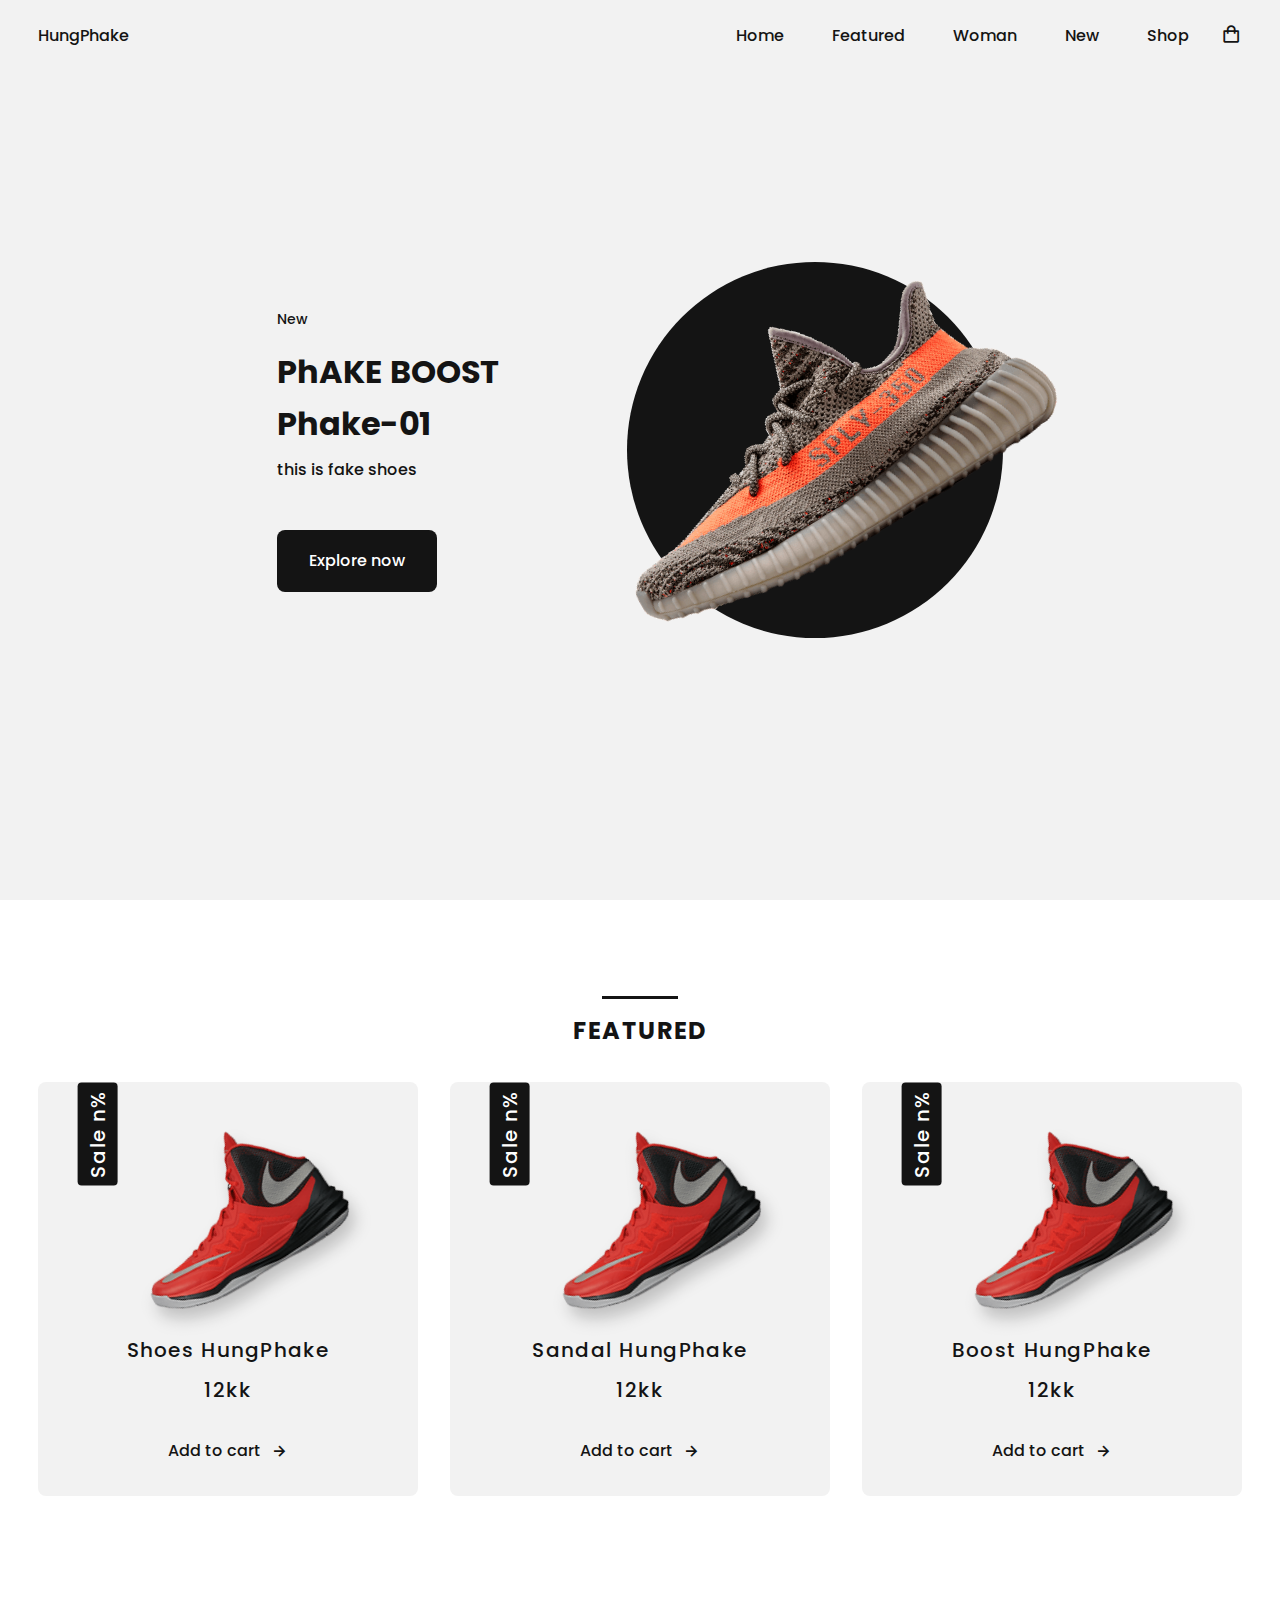
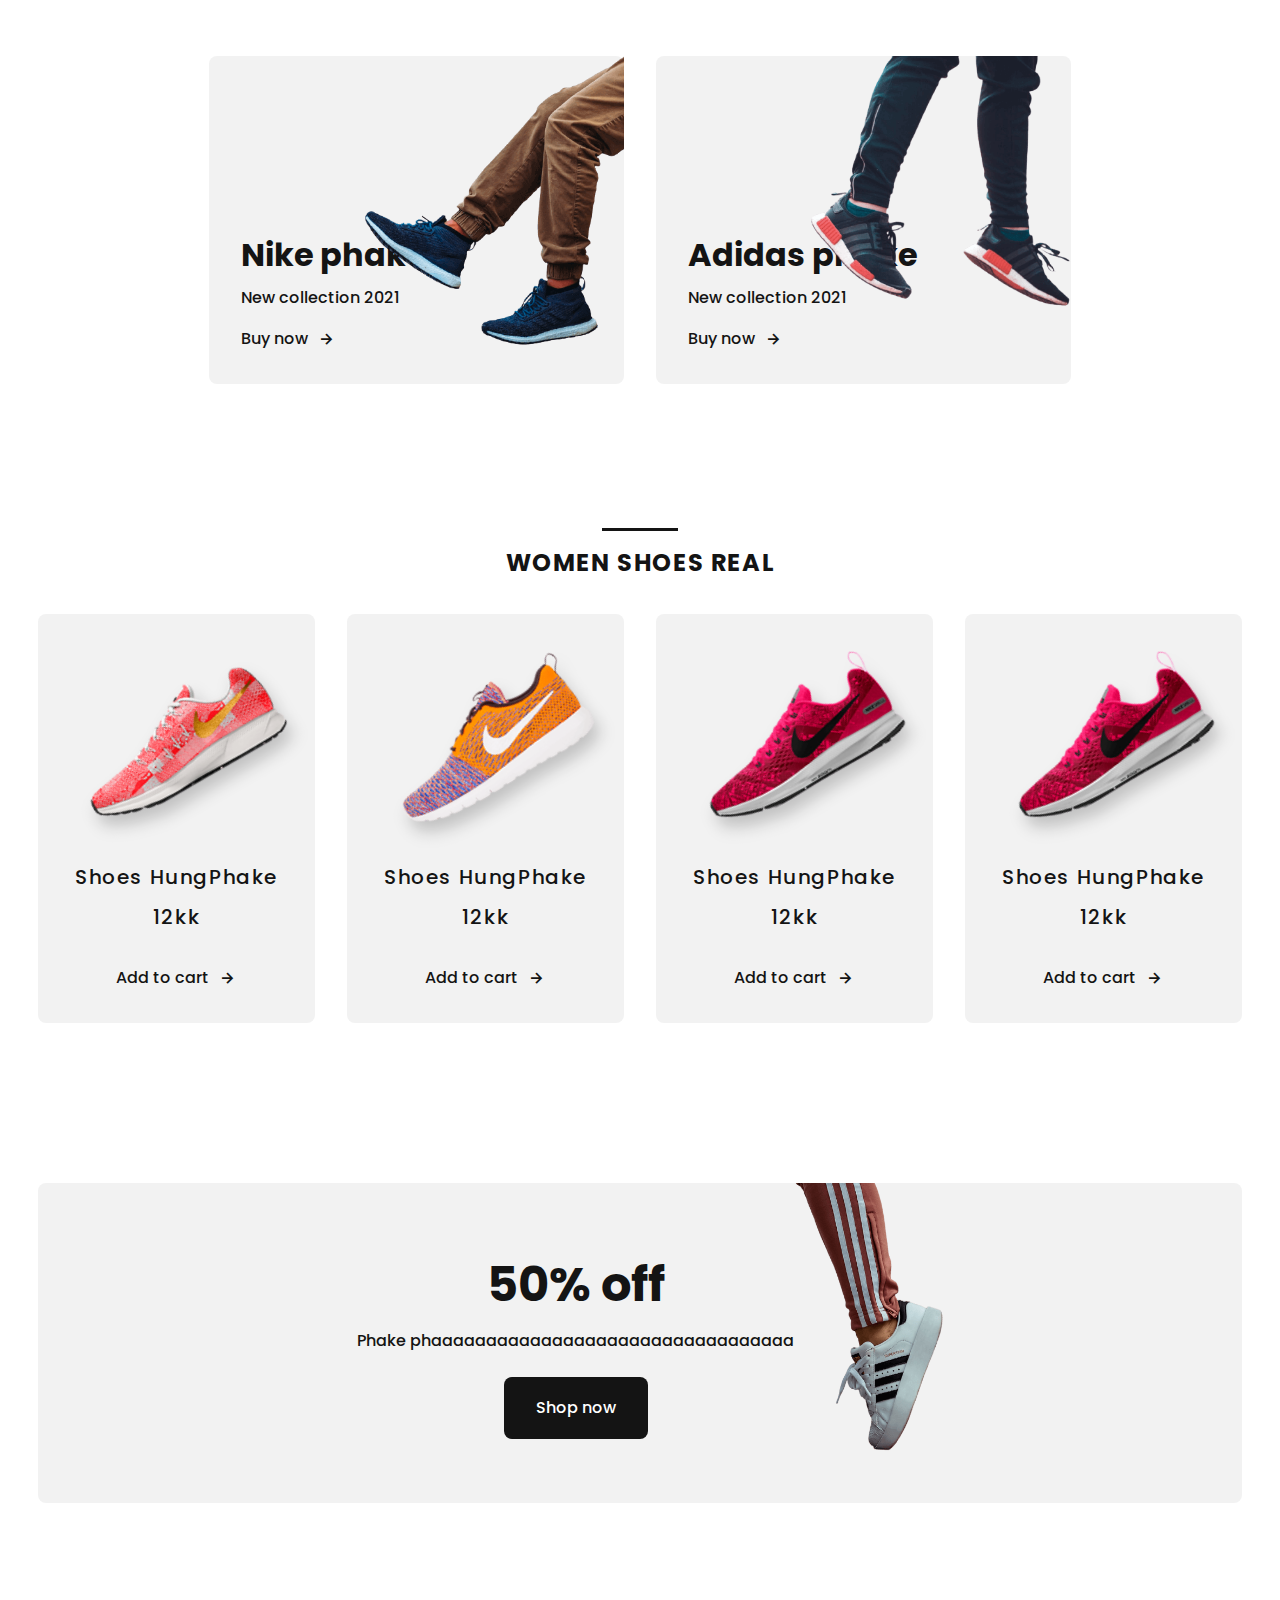
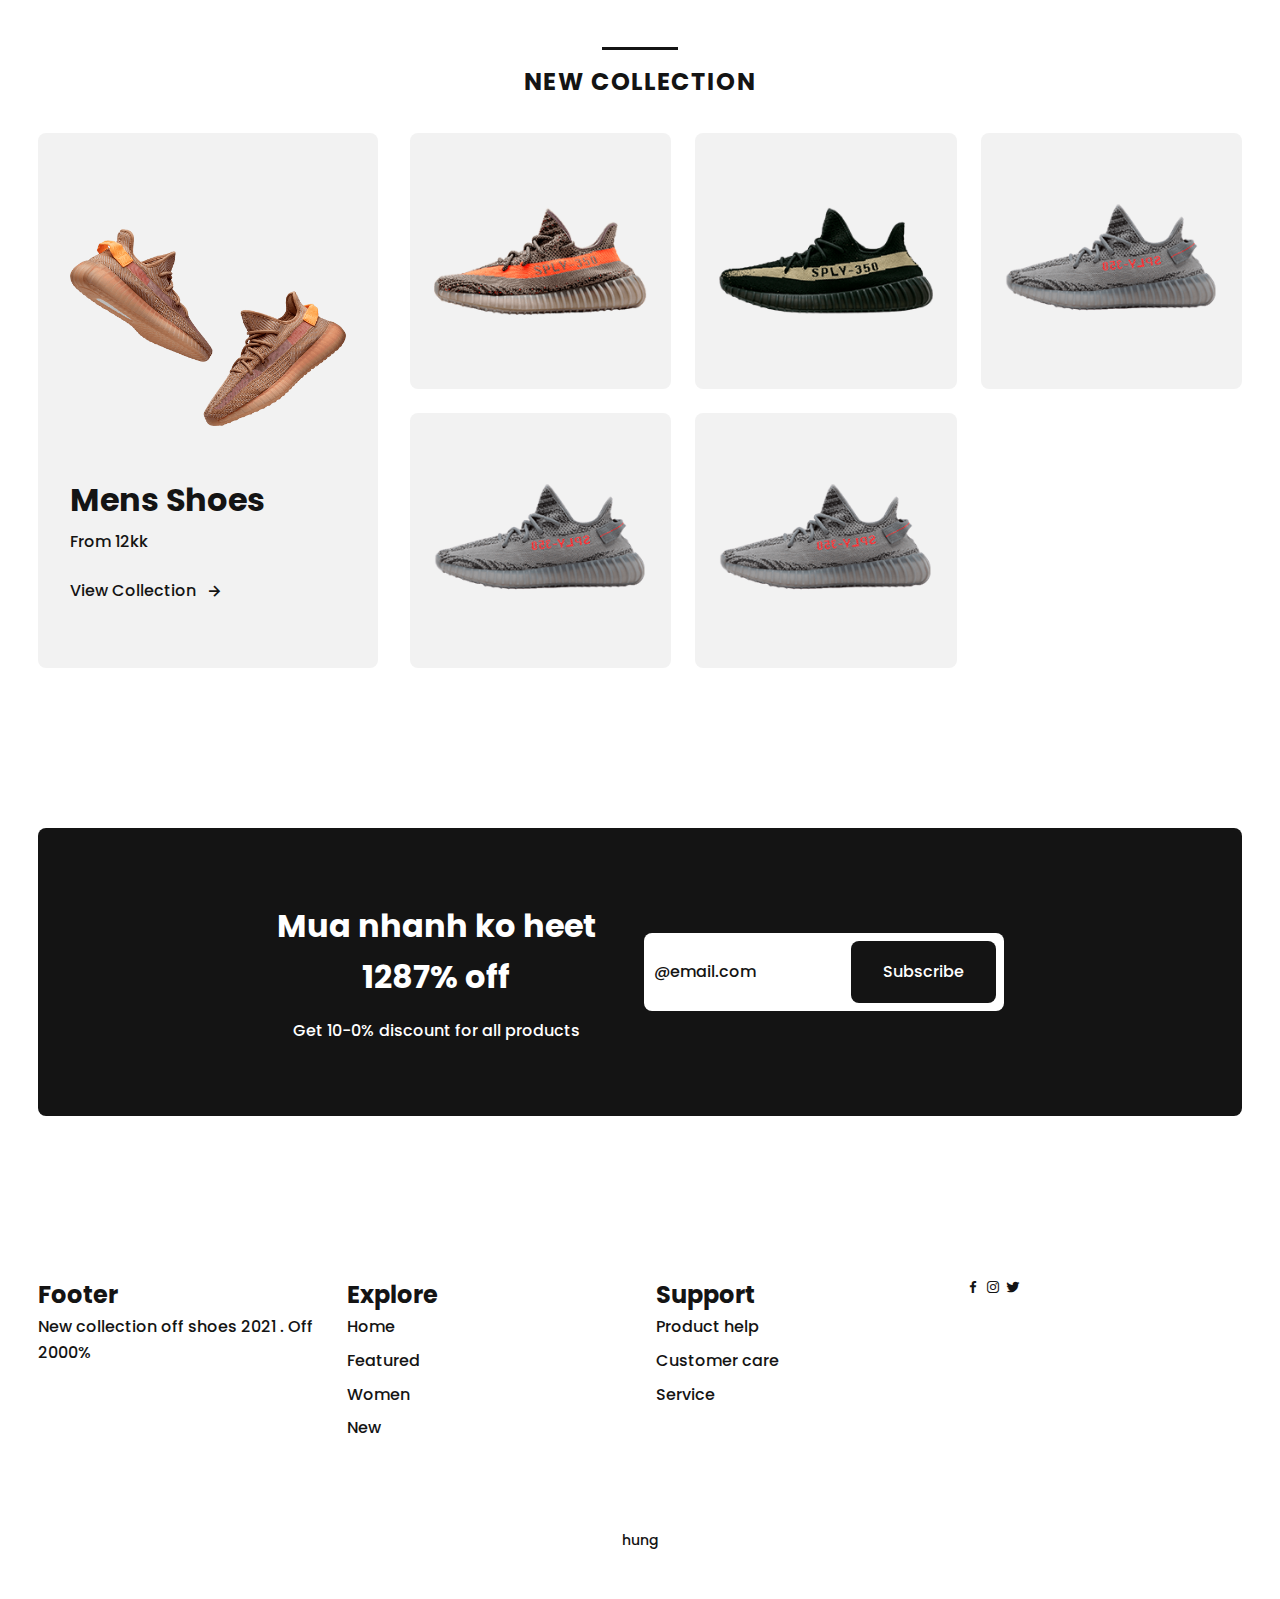
<file: index.html>
<!DOCTYPE html>
<html lang="en">
<head>
    <meta charset="UTF-8">
    <meta name="viewport" content="width=device-width, initial-scale=1.0">
    <title>Shop giay pha ke</title>
    <link href='https://unpkg.com/boxicons@2.0.7/css/boxicons.min.css' rel='stylesheet'>
    <link rel="stylesheet" href="/assets/css/style.css">
</head>
<body>
    <header class="l-header" id="header">
        <nav class="nav bd-grid">
            <div class="nav_toggle" id="nav-toggle">
                <i class="bx bxs-grid"></i>
            </div>

            <a href="#" class="nav_logo">HungPhake</a>

            <div class="nav_menu" id="nav-menu">
                <ul class="nav_list">
                    <li class="nav_item"><a href="#home" class="nav_link">Home</a></li>
                    <li class="nav_item"><a href="#featured" class="nav_link">Featured</a></li>
                    <li class="nav_item"><a href="#women" class="nav_link">Woman</a></li>
                    <li class="nav_item"><a href="#new" class="nav_link">New</a></li>
                    <li class="nav_item"><a href="./shop.html" class="nav_link">Shop</a></li>
                </ul>
            </div>

            <div class="nav_shop">
                <i class="bx bx-shopping-bag"></i>
            </div>
        </nav>
    </header>


    <main id="l-main">
        <section class="home" id="home">
            <div class="home_container bd-grid">
                <div class="home_sneaker">
                    <div class="home_shape"></div>
                    <img src="/assets//img/imghome.png" alt="home" class="home_img">
                </div>

                <div class="home_data">
                    <span class="home_new">New</span>
                    <h1 class="home_title">PhAKE BOOST <br>Phake-01</h1>
                    <p class="home_description">this is fake shoes</p>
                    <a href="#" class="button">Explore now</a>
                </div>
            </div>
        </section>

        <section class="featured section" id="featured">
            <h2 class="section-title">FEATURED</h2>
            <div class="featured_container bd-grid">
                <article class="sneaker">
                    <div class="sneaker_sale">Sale n%</div>
                    <img src="/assets//img/featured1.png" alt="sale" class="sneaker_img">
                    <span class="sneaker_name">Shoes HungPhake</span>
                    <span class="sneaker_price">12kk</span>
                    <a href="#" class="button-light">Add to cart <i class="bx bx-right-arrow-alt button-icon"></i></a>
                </article>

                <article class="sneaker">
                    <div class="sneaker_sale">Sale n%</div>
                    <img src="/assets//img/featured1.png" alt="sale" class="sneaker_img">
                    <span class="sneaker_name">Sandal HungPhake</span>
                    <span class="sneaker_price">12kk</span>
                    <a href="#" class="button-light">Add to cart <i class="bx bx-right-arrow-alt button-icon"></i></a>
                </article>

                <article class="sneaker">
                    <div class="sneaker_sale">Sale n%</div>
                    <img src="/assets//img/featured1.png" alt="sale" class="sneaker_img">
                    <span class="sneaker_name">Boost HungPhake</span>
                    <span class="sneaker_price">12kk</span>
                    <a href="#" class="button-light">Add to cart <i class="bx bx-right-arrow-alt button-icon"></i></a>
                </article>
            </div>
        </section>

        <section class="collection section">
            <div class="collection_container bd-grid">
                <div class="collection_card">
                    <div class="collection_data">
                        <h3 class="collection_name">Nike phake</h3>
                        <p class="collection_description">New collection 2021</p>
                        <a href="#" class="button-light">Buy now <i class="bx bx-right-arrow-alt button-icon"></i></a>
                    </div>

                    <img src="/assets//img/collection1.png" alt="collection" class="collection_img">

                </div>

                <div class="collection_card">
                    <div class="collection_data">
                        <h3 class="collection_name">Adidas phake</h3>
                        <p class="collection_description">New collection 2021</p>
                        <a href="#" class="button-light">Buy now <i class="bx bx-right-arrow-alt button-icon"></i></a>
                    </div>

                    <img src="/assets//img/collection2.png" alt="collection" class="collection_img">

                </div>
            </div>
        </section>

        <section class="women section" id="women">
            <h2 class="section-title">WOMEN SHOES REAL</h2>
            <div class="women_container bd-grid">
                <article class="sneaker">
                    <img src="/assets//img/women1.png" alt="sale" class="sneaker_img">
                    <span class="sneaker_name">Shoes HungPhake</span>
                    <span class="sneaker_price">12kk</span>
                    <a href="#" class="button-light">Add to cart <i class="bx bx-right-arrow-alt button-icon"></i></a>
                </article>

                <article class="sneaker">
                    <img src="/assets//img/women2.png" alt="sale" class="sneaker_img">
                    <span class="sneaker_name">Shoes HungPhake</span>
                    <span class="sneaker_price">12kk</span>
                    <a href="#" class="button-light">Add to cart <i class="bx bx-right-arrow-alt button-icon"></i></a>
                </article>
                
                <article class="sneaker">
                    <img src="/assets//img/women3.png" alt="sale" class="sneaker_img">
                    <span class="sneaker_name">Shoes HungPhake</span>
                    <span class="sneaker_price">12kk</span>
                    <a href="#" class="button-light">Add to cart <i class="bx bx-right-arrow-alt button-icon"></i></a>
                </article>

                <article class="sneaker">
                    <img src="/assets//img/women3.png" alt="sale" class="sneaker_img">
                    <span class="sneaker_name">Shoes HungPhake</span>
                    <span class="sneaker_price">12kk</span>
                    <a href="#" class="button-light">Add to cart <i class="bx bx-right-arrow-alt button-icon"></i></a>
                </article>
            </div>
        </section>

        <section class="offer section">
            <div class="offer_container bd-grid">
                <div class="offer_data">
                    <h3 class="offer_title">50% off</h3>
                    <p class="offer_description">Phake phaaaaaaaaaaaaaaaaaaaaaaaaaaaaaaaaa</p>
                    <a href="#" class="button">Shop now</a>
                </div>

                <img src="/assets/img/offert.png" alt="offer" class="offer_img">
            </div>
        </section>


        <section class="new section" id="new">
            <h2 class="section-title">NEW COLLECTION</h2>

            <div class="new_container bd-grid">
                <div class="new_mens">
                    <img src="/assets/img/new1.png" alt="" class="new_mens-img">
                    <h3 class="new_title">Mens Shoes</h3>
                    <span class="new_price">From 12kk</span>
                    <a href="#" class="button-light">View Collection <i class="bx bx-right-arrow-alt button-icon"></i></a>
                </div>

                <div class="new_sneaker">
                    <div class="new_sneaker-card">
                        <img src="/assets/img/new2.png" alt="new" class="new_sneaker-img">
                        <div class="new_sneaker-overlay">
                            <a href="#" class="button">Add to cart</a>
                        </div>
                    </div>

                    <div class="new_sneaker-card">
                        <img src="/assets/img/new3.png" alt="new" class="new_sneaker-img">
                        <div class="new_sneaker-overlay">
                            <a href="#" class="button">Add to cart</a>
                        </div>
                    </div>

                    <div class="new_sneaker-card">
                        <img src="/assets/img/new4.png" alt="new" class="new_sneaker-img">
                        <div class="new_sneaker-overlay">
                            <a href="#" class="button">Add to cart</a>
                        </div>
                    </div>

                    <div class="new_sneaker-card">
                        <img src="/assets/img/new4.png" alt="new" class="new_sneaker-img">
                        <div class="new_sneaker-overlay">
                            <a href="#" class="button">Add to cart</a>
                        </div>
                    </div>

                    <divn class="new_sneaker-card">
                        <img src="/assets/img/new4.png" alt="new" class="new_sneaker-img">
                        <div class="new_sneaker-overlay">
                            <a href="#" class="button">Add to cart</a>
                        </div>
                    </divn
                </div>
            </div>
        </section>

        <section class="newsletter section">
            <div class="newsletter_container bd-grid">
                <div>
                    <h3 class="newsletter_title">Mua nhanh ko heet <br> 1287% off</h3>
                    <p class="newsletter_description">Get 10-0% discount for all products</p>
                </div>

                <form action="" class="newsletter_subscribe">
                    <input type="text" placeholder="@email.com"  class="newsletter_input">
                    <a href="#" class="button">Subscribe</a>
                </form>
            </div>
        </section>
    </main>


    <footer class="footer section">
        <div class="footer_container bd-grid">
            <div class="footer_box">
                <h3 class="footer_title">Footer</h3>
                <p class="footer_description">New collection off shoes 2021 . Off 2000%</p>
            </div>

            <div class="footer_box">
                <h3 class="footer_title">Explore</h3>
                <ul>
                    <li><a href="#home" class="footer_link">Home</a></li>
                    <li><a href="#featured" class="footer_link">Featured</a></li>
                    <li><a href="#women" class="footer_link">Women</a></li>
                    <li><a href="#new" class="footer_link">New</a></li>
                </ul>
            </div>

            <div class="footer_box">
                <h3 class="footer_title">Support</h3>
                <ul>
                    <li><a href="#home" class="footer_link">Product help</a></li>
                    <li><a href="#featured" class="footer_link">Customer care</a></li>
                    <li><a href="#women" class="footer_link"></a>Service</li>
                </ul>
            </div>

            <div class="footer_box">
                <a href="#" class="footer_social"><i class="bx bxl-facebook"></i></a>
                <a href="#" class="footer_social"><i class="bx bxl-instagram"></i></a>
                <a href="#" class="footer_social"><i class="bx bxl-twitter"></i></a>
            </div>
        </div>

        <p class="footer_copy">hung</p>
    </footer>

    <script src="/assets/js/js.js"></script>
</body>
</html>
</file>
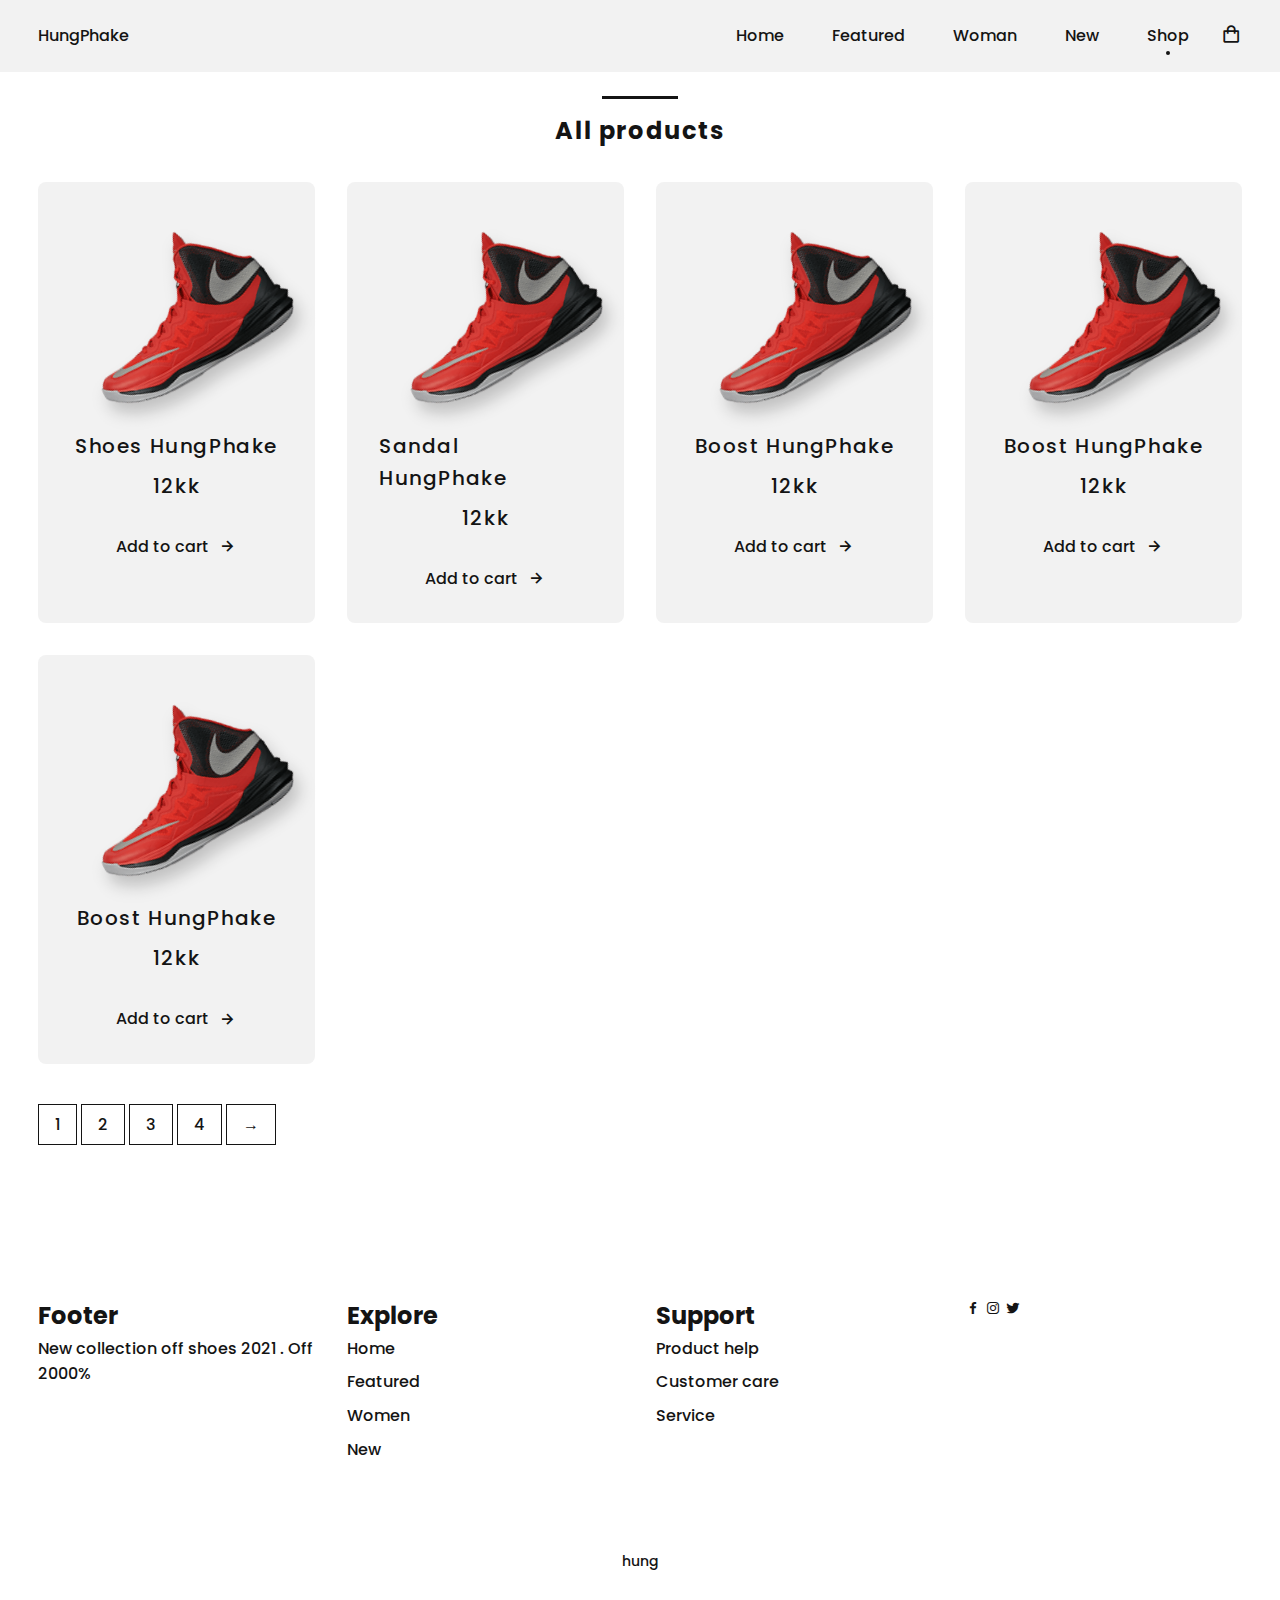
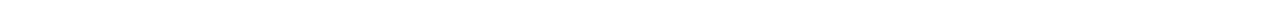
<file: shop.html>
<!DOCTYPE html>
<html lang="en">
<head>
    <meta charset="UTF-8">
    <meta name="viewport" content="width=device-width, initial-scale=1.0">
    <title>Shop giay pha ke</title>
    <link href='https://unpkg.com/boxicons@2.0.7/css/boxicons.min.css' rel='stylesheet'>
    <link rel="stylesheet" href="/assets/css/style.css">
</head>
<body>
    <header class="l-header" id="header">
        <nav class="nav bd-grid">
            <div class="nav_toggle" id="nav-toggle">
                <i class="bx bxs-grid"></i>
            </div>

            <a href="#" class="nav_logo">HungPhake</a>

            <div class="nav_menu" id="nav-menu">
                <ul class="nav_list">
                    <li class="nav_item"><a href="./index.html" class="nav_link">Home</a></li>
                    <li class="nav_item"><a href="./index.html#featured" class="nav_link">Featured</a></li>
                    <li class="nav_item"><a href="./index.html#woman" class="nav_link">Woman</a></li>
                    <li class="nav_item"><a href="./index.html#new" class="nav_link">New</a></li>
                    <li class="nav_item"><a href="#shop" class="nav_link active">Shop</a></li>
                </ul>
            </div>

            <div class="nav_shop">
                <i class="bx bx-shopping-bag"></i>
            </div>
        </nav>
    </header>


    <main id="l-main">

        <section class="featured section" id="shop">
            <h2 class="section-title">All products</h2>
            <div class="featured_container bd-grid">
                <article class="sneaker">
                    <img src="/assets//img/featured1.png" alt="sale" class="sneaker_img">
                    <span class="sneaker_name">Shoes HungPhake</span>
                    <span class="sneaker_price">12kk</span>
                    <a href="#" class="button-light">Add to cart <i class="bx bx-right-arrow-alt button-icon"></i></a>
                </article>

                <article class="sneaker">
                    <img src="/assets//img/featured1.png" alt="sale" class="sneaker_img">
                    <span class="sneaker_name">Sandal HungPhake</span>
                    <span class="sneaker_price">12kk</span>
                    <a href="#" class="button-light">Add to cart <i class="bx bx-right-arrow-alt button-icon"></i></a>
                </article>

                <article class="sneaker">
                    <img src="/assets//img/featured1.png" alt="sale" class="sneaker_img">
                    <span class="sneaker_name">Boost HungPhake</span>
                    <span class="sneaker_price">12kk</span>
                    <a href="#" class="button-light">Add to cart <i class="bx bx-right-arrow-alt button-icon"></i></a>
                </article>

                <article class="sneaker">
                    <img src="/assets//img/featured1.png" alt="sale" class="sneaker_img">
                    <span class="sneaker_name">Boost HungPhake</span>
                    <span class="sneaker_price">12kk</span>
                    <a href="#" class="button-light">Add to cart <i class="bx bx-right-arrow-alt button-icon"></i></a>
                </article>

                <article class="sneaker">
                    <img src="/assets//img/featured1.png" alt="sale" class="sneaker_img">
                    <span class="sneaker_name">Boost HungPhake</span>
                    <span class="sneaker_price">12kk</span>
                    <a href="#" class="button-light">Add to cart <i class="bx bx-right-arrow-alt button-icon"></i></a>
                </article>
            </div>

            <div class="sneaker_pages bd-grid">
                <div>
                    <span class="sneaker_pag">1</span>
                    <span class="sneaker_pag">2</span>
                    <span class="sneaker_pag">3</span>
                    <span class="sneaker_pag">4</span>
                    <span class="sneaker_pag">&#8594;</span>
                </div>
            </div>
        </section>

    </main>


    <footer class="footer section">
        <div class="footer_container bd-grid">
            <div class="footer_box">
                <h3 class="footer_title">Footer</h3>
                <p class="footer_description">New collection off shoes 2021 . Off 2000%</p>
            </div>

            <div class="footer_box">
                <h3 class="footer_title">Explore</h3>
                <ul>
                    <li><a href="#home" class="footer_link">Home</a></li>
                    <li><a href="#featured" class="footer_link">Featured</a></li>
                    <li><a href="#women" class="footer_link">Women</a></li>
                    <li><a href="#new" class="footer_link">New</a></li>
                </ul>
            </div>

            <div class="footer_box">
                <h3 class="footer_title">Support</h3>
                <ul>
                    <li><a href="#home" class="footer_link">Product help</a></li>
                    <li><a href="#featured" class="footer_link">Customer care</a></li>
                    <li><a href="#women" class="footer_link"></a>Service</li>
                </ul>
            </div>

            <div class="footer_box">
                <a href="#" class="footer_social"><i class="bx bxl-facebook"></i></a>
                <a href="#" class="footer_social"><i class="bx bxl-instagram"></i></a>
                <a href="#" class="footer_social"><i class="bx bxl-twitter"></i></a>
            </div>
        </div>

        <p class="footer_copy">hung</p>
    </footer>

    <script src="/assets/js/js.js"></script>
</body>
</html>
</file>
<file: assets/css/style.css>
@import url("https://fonts.googleapis.com/css2?family=Poppins:wght@400;500;600;700&display=swap");

/*====================== VARIABLES CSS ==============*/

:root{
    --header-heigh: 3rem;

    --font-medium: 500;
    --font-semi-bold: 500;
    --font-bold: 500;

    --dark-color: #141414;
    --dark-color-light: #8a8a8a ;
    --dark-color-lighten: #f2f2f2 ;
    --white-color: #fff;

    --body-font: 'Poppins', sans-serif;
    --big-font-size: 1.25rem;
    --bigger-font-size: 1.5rem;
    --biggest-font-size: 2rem;
    --h2-font-size: 1.25rem;
    --normal-font-size: .938rem;
    --smaller-font-size: .813rem;

    --mb-1:.5rem;
    --mb-2: 1rem;
    --mb-3: 1.5rem;
    --mb-4: 2rem;
    --mb-5: 2.5rem;
    --mb-6: 3rem;

    --z-fixed: 100;

    --rotate-img:rotate(-30deg);
}

@media screen and (min-width: 768px){
    :root{
        --big-font-size: 1.5rem;
        --bigger-font-size: 2rem;
        --biggest-font-size: 3rem;
        --normal-font-size: 1rem;
        --smaller-font-size: .875rem;
    }
}
*, ::before, ::after{
    box-sizing: border-box;
}
html{
    scroll-behavior: smooth;
}
body{
    margin: var(--header-heigh) 0 0 0;
    font-family: var(--body-font);
    font-size: var(--normal-font-size);
    font-weight: var(--font-medium);
    color: var(--dark-color);
    line-height: 1.6;
}

h1,h2,h3,p,ul{
    margin: 0;
}

ul{
    padding: 0;
    list-style: none;
}

a{
    text-decoration: none;
    color: var(--dark-color);

}

img{
    max-width: 100%;
    height: auto;
    display: block;
}

/*==================== CLASS CSS ============*/

.section{
    padding: 5rem 0 2rem;
}

.section-title{
    position: relative;
    font-size: var(--big-font-size);
    margin-bottom: var(--mb-4);
    text-align: center;
    letter-spacing: .1rem;
}

.section-title::after{
    content: '';
    position: absolute;
    width: 56px;
    height: .18rem;
    top: -1rem;
    left: 0;
    right: 0;
    margin: auto;
    background-color: var(--dark-color);
}

/*========= LAYOUT ======*/

.bd-grid{
    max-width: 1204px;
    display: grid;
    grid-template-columns: 100%;
    column-gap: 2rem;
    width: calc(100% - 2rem);
    margin-left: var(--mb-2);
    margin-right: var(--mb-2);

}

.l-header{
    width: 100%;
    position: fixed;
    top: 0;
    left: 0;
    z-index: var(--z-fixed);
    background-color: var(--dark-color-lighten);

}

/* ========= NAV ===========*/

.nav{
    height: var(--header-heigh);
    display: flex;
    justify-content: space-between;
    align-items: center;
}

@media screen and (max-width: 768px){
    .nav_menu{
        position: fixed;
        top: var(--header-heigh);
        left: -100%;
        width: 70%;
        height: 100vh;
        padding: 2rem;
        background-color: var(--white-color);
        transition: .5s;
    }
}

.nav_item{
    margin-bottom: var(--mb-4);
}

.nav_logo{
    font-weight: var(--font-semi-bold);
}

.nav_toggle, .nav_shop{
    font-size: 1.3rem;
    cursor: pointer;

}

/* Show menu*/
.show{
    left: 0;

}

/*active link*/

.active{
    position: relative;
}

.active::before{
    content: '';
    position: absolute;
    bottom: -.5rem;
    left: 45%;
    width: 4px;
    height: 4px;
    background-color: var(--dark-color);
    border-radius: 50%;
}

/*Change color header*/

.scroll-header{
    background-color: var(--white-color);
    box-shadow: 0 2px 4px rgba(0, 0, 0, .1);
}

/*========= HOME =========*/

.home{
    background-color: var(--dark-color-lighten);
    overflow: hidden;
}

.home_container{
    height: calc(100vh - var(--header-heigh));
}

.home_sneaker{
    position: relative;
    display: flex;
    justify-content: center;
    align-self: center;
}

.home_shape{
    width: 220px;
    height: 220px;
    background-color: var(--dark-color);
    border-radius: 50%;
}

.home_img{
    position: absolute;
    top: 1.5rem;
    max-width: initial;
    width: 275px;
    transform: var(--rotate-img);
}

.home_new{
    display: block;
    font-size: var(--smaller-font-size);
    font-weight: var(--font-semi-bold);
    margin-bottom: var(--mb-2);
}

.home_title{
    font-size: var(--bigger-font-size);
    margin-bottom: var(--mb-1);
}

.home_description{
    margin-bottom: var(--mb-6);
}

/* BUTTON */

.button{
    display: inline-block;
    background-color: var(--dark-color);
    color: var(--white-color);
    padding: 1.125rem 2rem;
    font-weight: var(--font-medium);
    border-radius: .5rem;
    transition: .3s;
}

.button:hover{
    transform: translateY(-.25rem);
}

.button-light{
    display: inline-flex;
    color: var(--dark-color);
    font-weight: var(--font-bold);
    align-items: center;

}

.button-icon{
    font-size: 1.25rem;
    margin-left: var(--mb-1);
    transition: .3s;
}

.button-light:hover .button-icon{
    transform: translateX(.25rem);
}

/*====== Featured =====*/

.featured_container{
    row-gap: 2rem;
    grid-template-columns: repeat(auto-fit,minmax(220px, 1fr));
}

.sneaker{
    position: relative;
    display: flex;
    flex-direction: column;
    align-items: center;
    padding: 2rem;
    background-color: var(--dark-color-lighten);
    border-radius: .5rem;
    transition: .3s;
}

.sneaker_sale{
    position: absolute;
    left: .5rem;
    background-color: var(--dark-color);
    color: var(--white-color);
    padding: .25rem .5rem;
    border-radius: .25rem;
    font-size: var(--h2-font-size);
    transform: rotate(-90deg);
    letter-spacing: .1rem  ;
}

.sneaker_img{
    width: 220px;
    margin-top: var(--mb-3);
    margin-bottom: var(--mb-6);
    transform: var(--rotate-img);
    filter: drop-shadow(0 12px 8px rgba(0, 0, 0, .2));
}

.sneaker_name, .sneaker_price{
    font-size: var(--h2-font-size);
    letter-spacing: .1rem;
    font-weight: var(--font-bold);
}

.sneaker_name{
    margin-bottom: var(--mb-1);
}

.sneaker_price{
    margin-bottom: var(--mb-4);
}

.sneaker:hover{
    transform: translateY(-.5rem);
}

.sneaker_pages{
    margin-top: var(--mb-6);
}

.sneaker_pag{
    padding: .5rem 1rem;
    border: 1px solid var(--dark-color);
}

.sneaker_pag:hover{
    background-color: var(--dark-color);
    color: var(--white-color);
}


/*====== Collection =====*/

.collection_container{
    row-gap: 2rem;
    justify-content: center;
}

.collection_card{
    position: relative;
    display: flex;
    height: 328px;
    background-color: var(--dark-color-lighten);
    padding: 2rem;
    border-radius: .5rem;
    transition: .3s;
}

.collection_data{
    align-self: flex-end;
}

.collection_img{
    position: absolute;
    top: 0;
    right: 0;
    width: 230px;

}

.collection_name{
    font-size: var(--bigger-font-size);
    margin-bottom: .25rem;
}

.collection_description{
    margin-bottom: var(--mb-2);
}

.collection_card:hover{
    transform: translateY(-.5rem);
}

/*======= Women =====*/

.women_container{
    row-gap: 2rem;
    grid-template-columns: repeat(auto-fit, minmax(220px, 1fr));

}


/*========= Offer ==========*/

.offer_container{
    grid-template-columns: 55% 45%;
    column-gap: 0;
    background-color: var(--dark-color-lighten);
    border-radius: .5rem;
    justify-content: center;

}

.offer_data{
    padding: 4rem 0 4rem 1.5rem;
}

.offer_title{
    font-size: var(--biggest-font-size);
    margin-bottom: .25rem;
}

.offer_description{
    margin-bottom: var(--mb-3);
}

.offer_img{
    width: 153px;
}

/*=========== New collection =========*/

.new_container{
    row-gap: 2rem;
}

.new_mens{
    display: flex;
    flex-direction: column;
    justify-content: center;
    background-color: var(--dark-color-lighten);
    border-radius: .5rem;
    padding: 2rem;
}

.new_mens-img{
    width: 276px;
    margin-bottom: var(--mb-3);
}

.new_title{
    font-size: var(--bigger-font-size);
    margin-bottom: .25rem;
}
.new_price{
    display: block;
    margin-bottom: var(--mb-3);
}

.new_sneaker{
    display: grid;
    gap: 1.5rem;
    grid-template-columns: repeat(auto-fit, minmax(220px, 1fr));
}

.new_sneaker-card{
    position: relative;
    padding: 3.5rem 1.5rem;
    background-color: var(--dark-color-lighten);
    border-radius: .5rem;
    overflow: hidden;
    display: flex;
    justify-content: center;
}

.new_sneaker-img{
    width: 220px;
}

.new_sneaker-overlay{
    position: absolute;
    left: 0;
    bottom:-100%;
    width: 100%;
    height: 100%;
    display: flex;
    justify-content: center;
    align-items: center;
    background-color: rgba(138, 138, 138, .3);
    transition: .3s;
}

.new_sneaker-card:hover .new_sneaker-overlay{
    bottom: 0;
}

/*============== NEWS LETTER ===========*/

.newsletter_container{
    background-color: var(--dark-color);
    color: var(--white-color);
    padding: 2rem .5rem;
    border-radius: .5rem;
    text-align: center;
}

.newsletter_title{
    font-size: var(--bigger-font-size);
    margin-bottom: var(--mb-2);
}

.newsletter_description{
    margin-bottom: var(--mb-5);
}

.newsletter_subscribe{
    display: flex;
    column-gap: .5rem;
    background-color: var(--white-color);
    padding: .5rem;
    border-radius: .5rem;
}

.newsletter_input{
    outline: none;
    border: none;
    width: 90%;
    font-size: var(--normal-font-size);
}

.newsletter_input::placeholder{
    color: var(--dark-color);
    font-family: var(--body-font);
    font-size: var(--normal-font-size);
    font-weight: var(--font-semi-bold);
}

/*=== Footer ============*/

.footer_container{
    grid-template-columns: repeat(auto-fit, minmax(220px, 1fr));
}

.footer_box{
    margin-bottom: var(--mb-4);
    
}

.footer_title{
    font-size: var(--big-font-size);
}

.footer_link{
    display: block;
    width: max-content;
    margin-bottom: var(--mb-1);
}

.footer-social{
    font-size: 1.5rem;
    margin-right: 1.25rem;
}

.footer_copy{
    padding-top: 3rem;
    font-size: var(--smaller-font-size);
    color: var(--dark-color);
    text-align: center;
}

/*============== MEDIA QUERIES =============*/

@media screen and (min-width: 576px){
    .collection_container{
        grid-template-columns: 415px;
    }

    .collection_img{
        width: 260px;
    }

    .offer_container{
        grid-template-columns: max-content max-content;
    }

    .offer_data{
        text-align: center;
    }

    .new_mens{
        align-items: center;
    }
}

@media screen and (min-width: 768px){
    body{
        margin: 0;
    }
    .section{
        padding: 7rem 0 3rem;
    }

    .section-title::after{
        width: 76px;
    }

    .nav{
        height: calc(var(--header-heigh) + 1.5rem);
    }

    .nav_menu{
        margin-left: auto;
    }

    .nav_list{
        display: flex;
    }

    .nav_item{
        margin-left: var(--mb-6);
        margin-bottom: 0;
    }

    .nav_toggle{
        display: none;
    }

    .home_container{
        height: 100vh;
        grid-template-columns: max-content max-content;
        justify-content: center;
        align-items: center;
    }

    .home_sneaker{
        order: 1;
    }

    .home_shape{
        width: 376px;
        height: 376px;

    }

    .home_img{
        width: 470px;
        top: 3.5rem;
        right: 0;
        left: -3rem;
    }

    .newsletter_container{
        grid-template-columns: max-content max-content;
        justify-content: center;
        align-items: center;
        padding: 4.5rem 2rem;
        column-gap: 3rem;
    }

    .newsletter_description{
        margin-bottom: 0;
    }

    .newsletter_subscribe{
        width: 360px;
        height: max-content;
    }
}

@media screen and (min-width: 1024px){
    .bd-grid{
        margin-left: auto;
        margin-right: auto;
    }

    .home_container{
        column-gap: 8rem;
    }

    .collection_container{
        grid-template-columns: repeat(2, 415px);
    }

    .new_container{
        grid-template-columns: max-content 1fr;
    }

    .new_mens{
        align-items: initial;
        justify-content: flex-end;
        padding: 4rem 2rem;
    }

    .new_mens-img{
        margin-bottom: var(--mb-6);
        
    }
}
</file>
